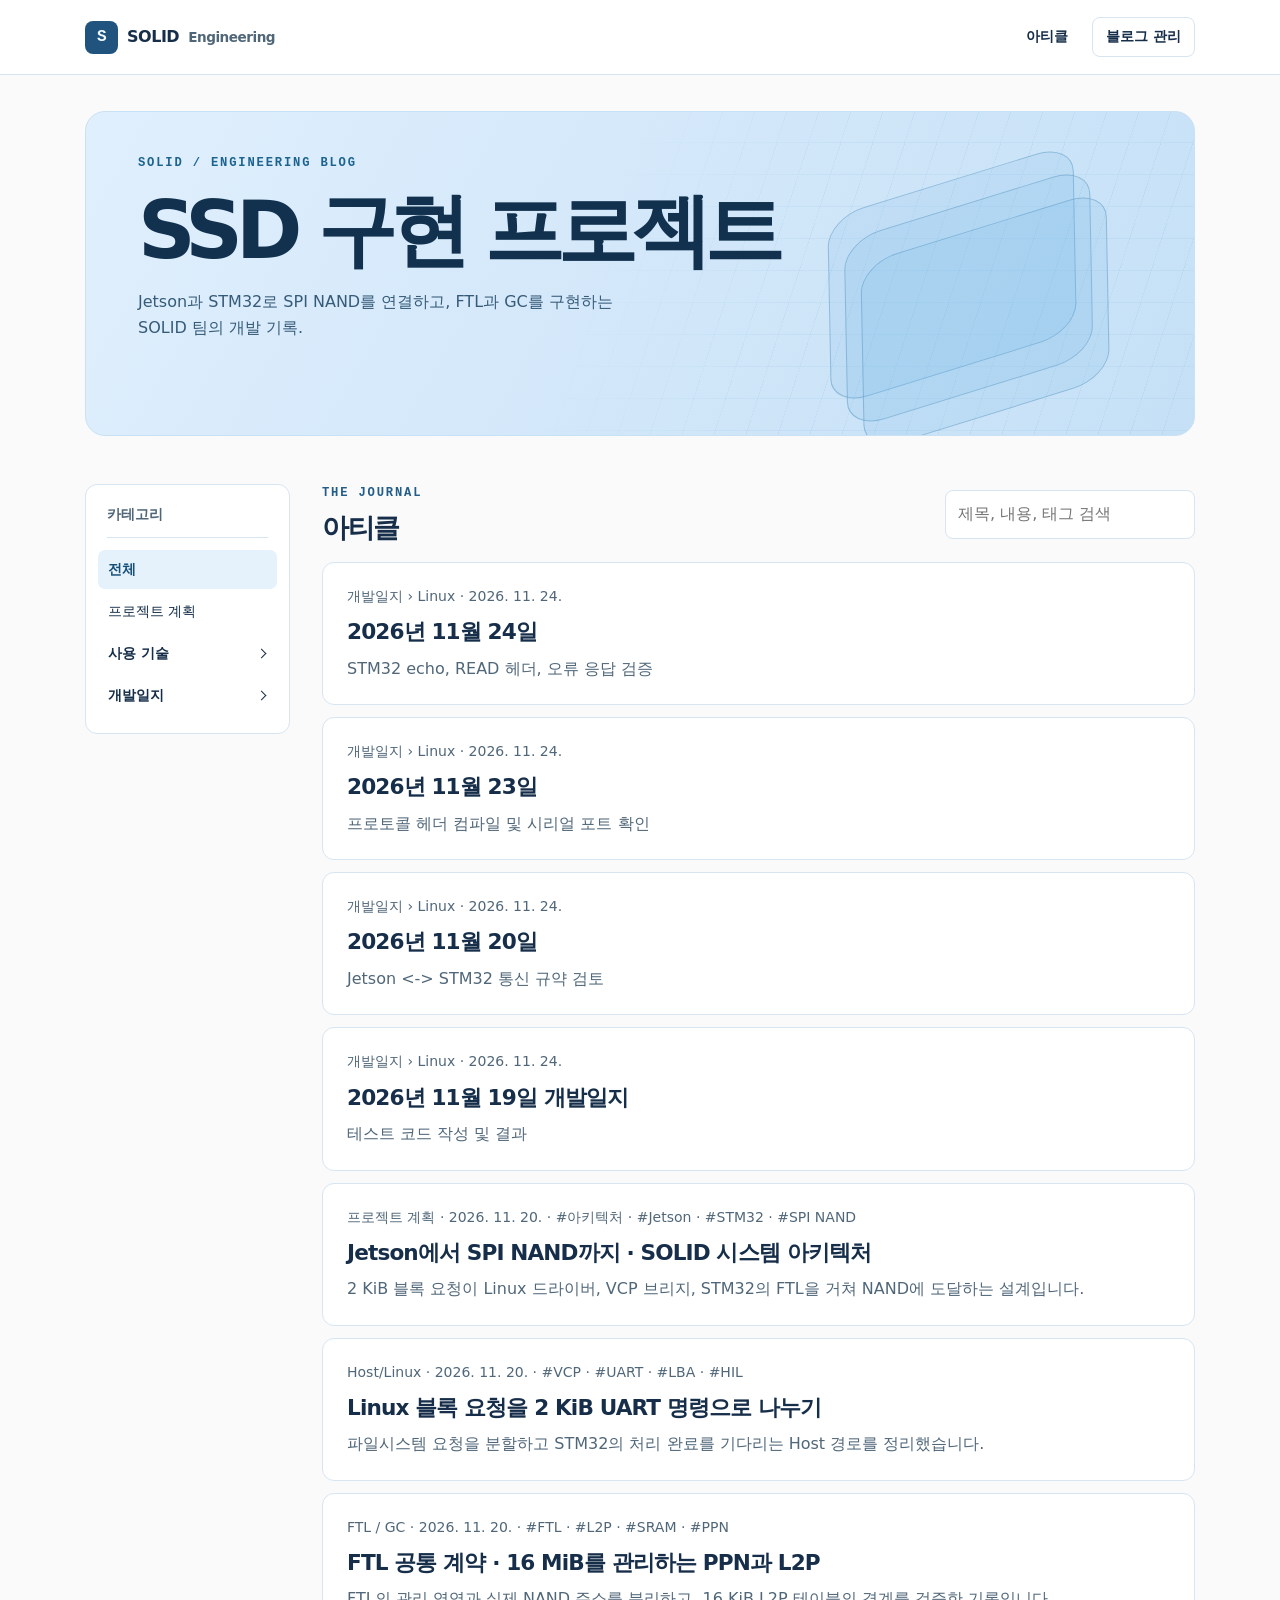
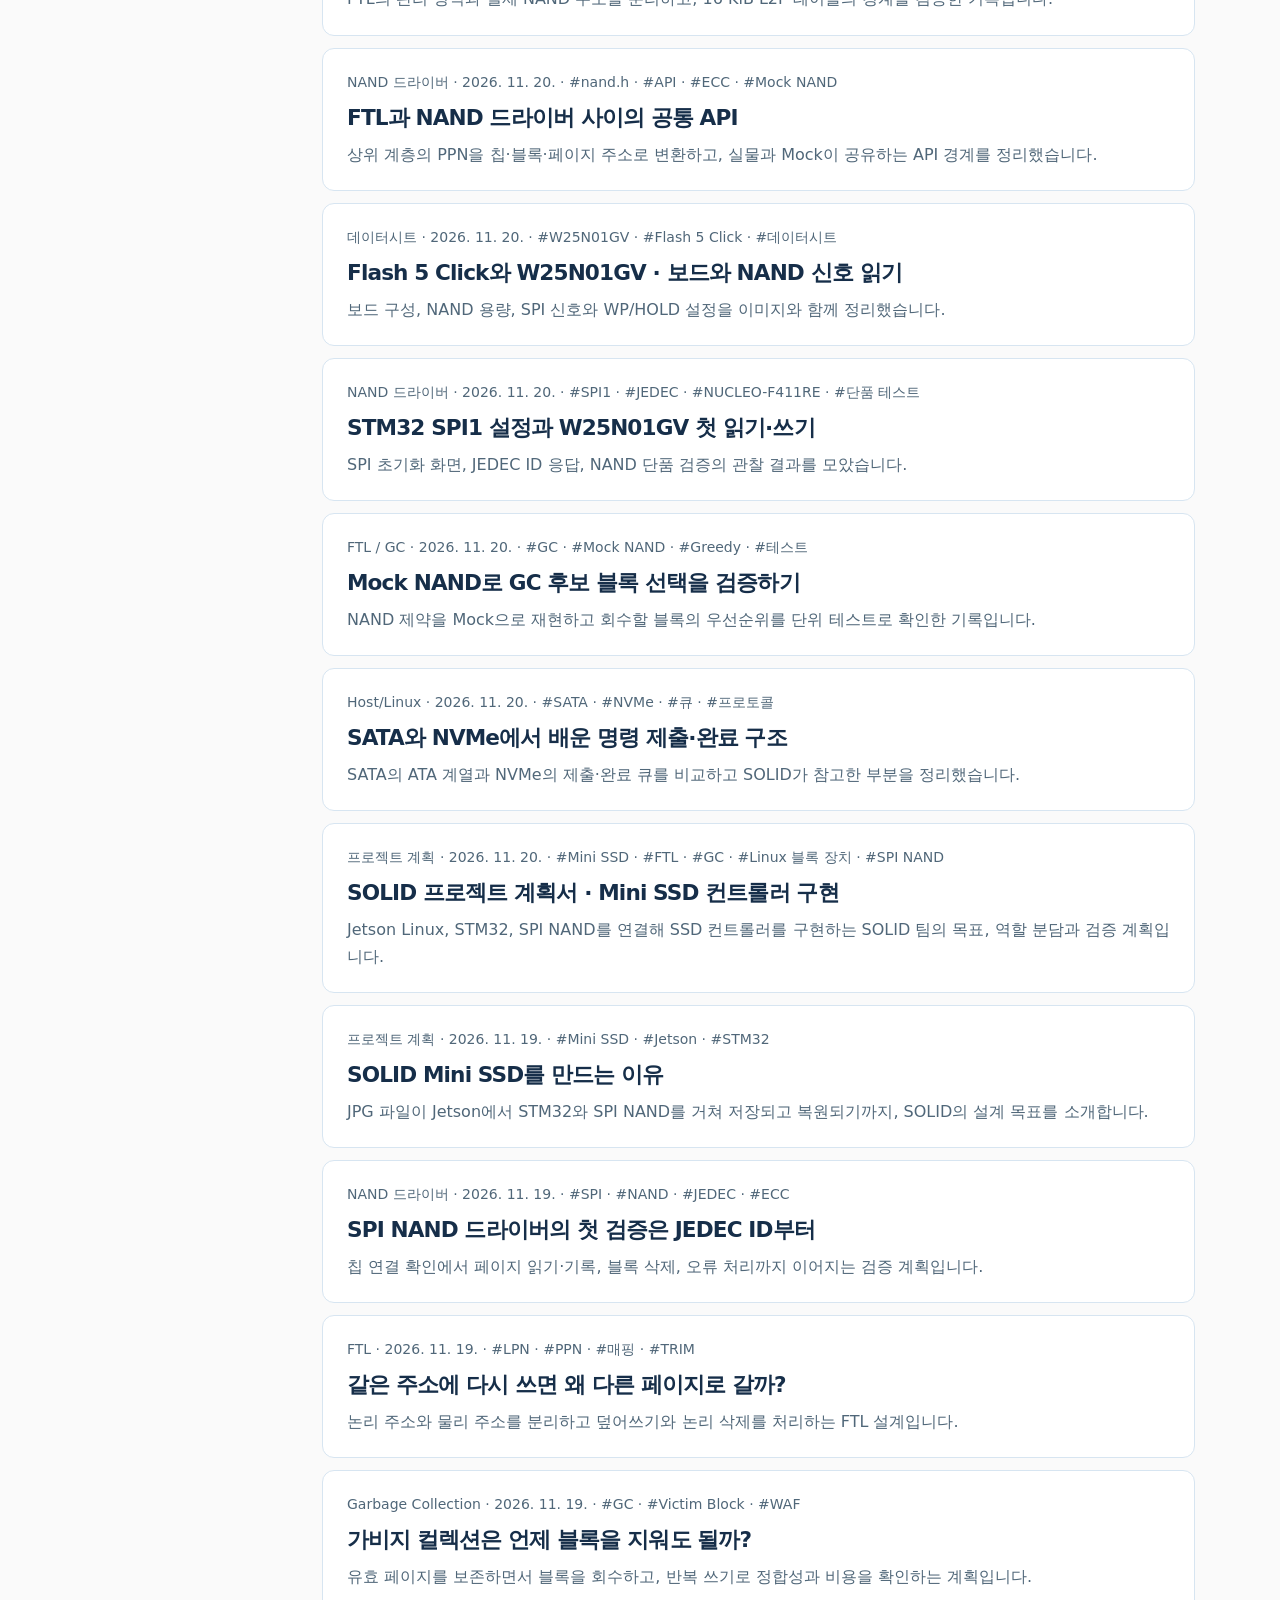
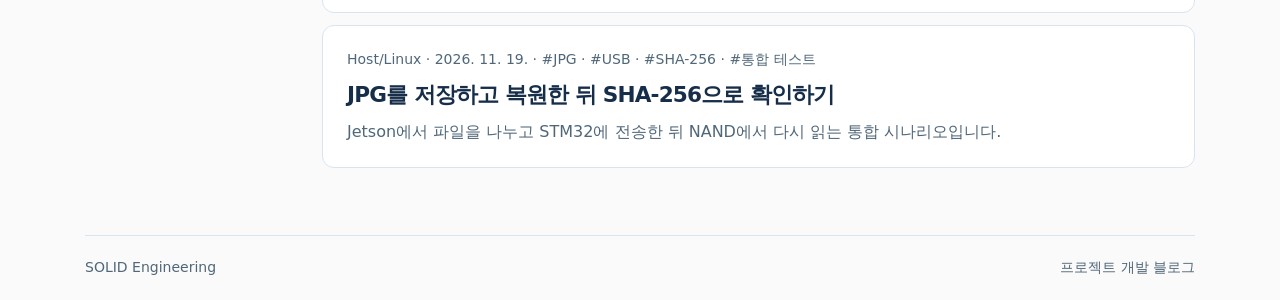
<file: index.html>
<!doctype html>
<html lang="ko">
<head>
  <meta charset="utf-8">
  <meta name="viewport" content="width=device-width, initial-scale=1">
  <title>SOLID Engineering</title>
  <script>location.replace('./docs/' + location.search + location.hash);</script>
  <meta http-equiv="refresh" content="0; url=./docs/">
</head>
<body>
  <a href="./docs/">SOLID Engineering 블로그 열기</a>
</body>
</html>
</file>
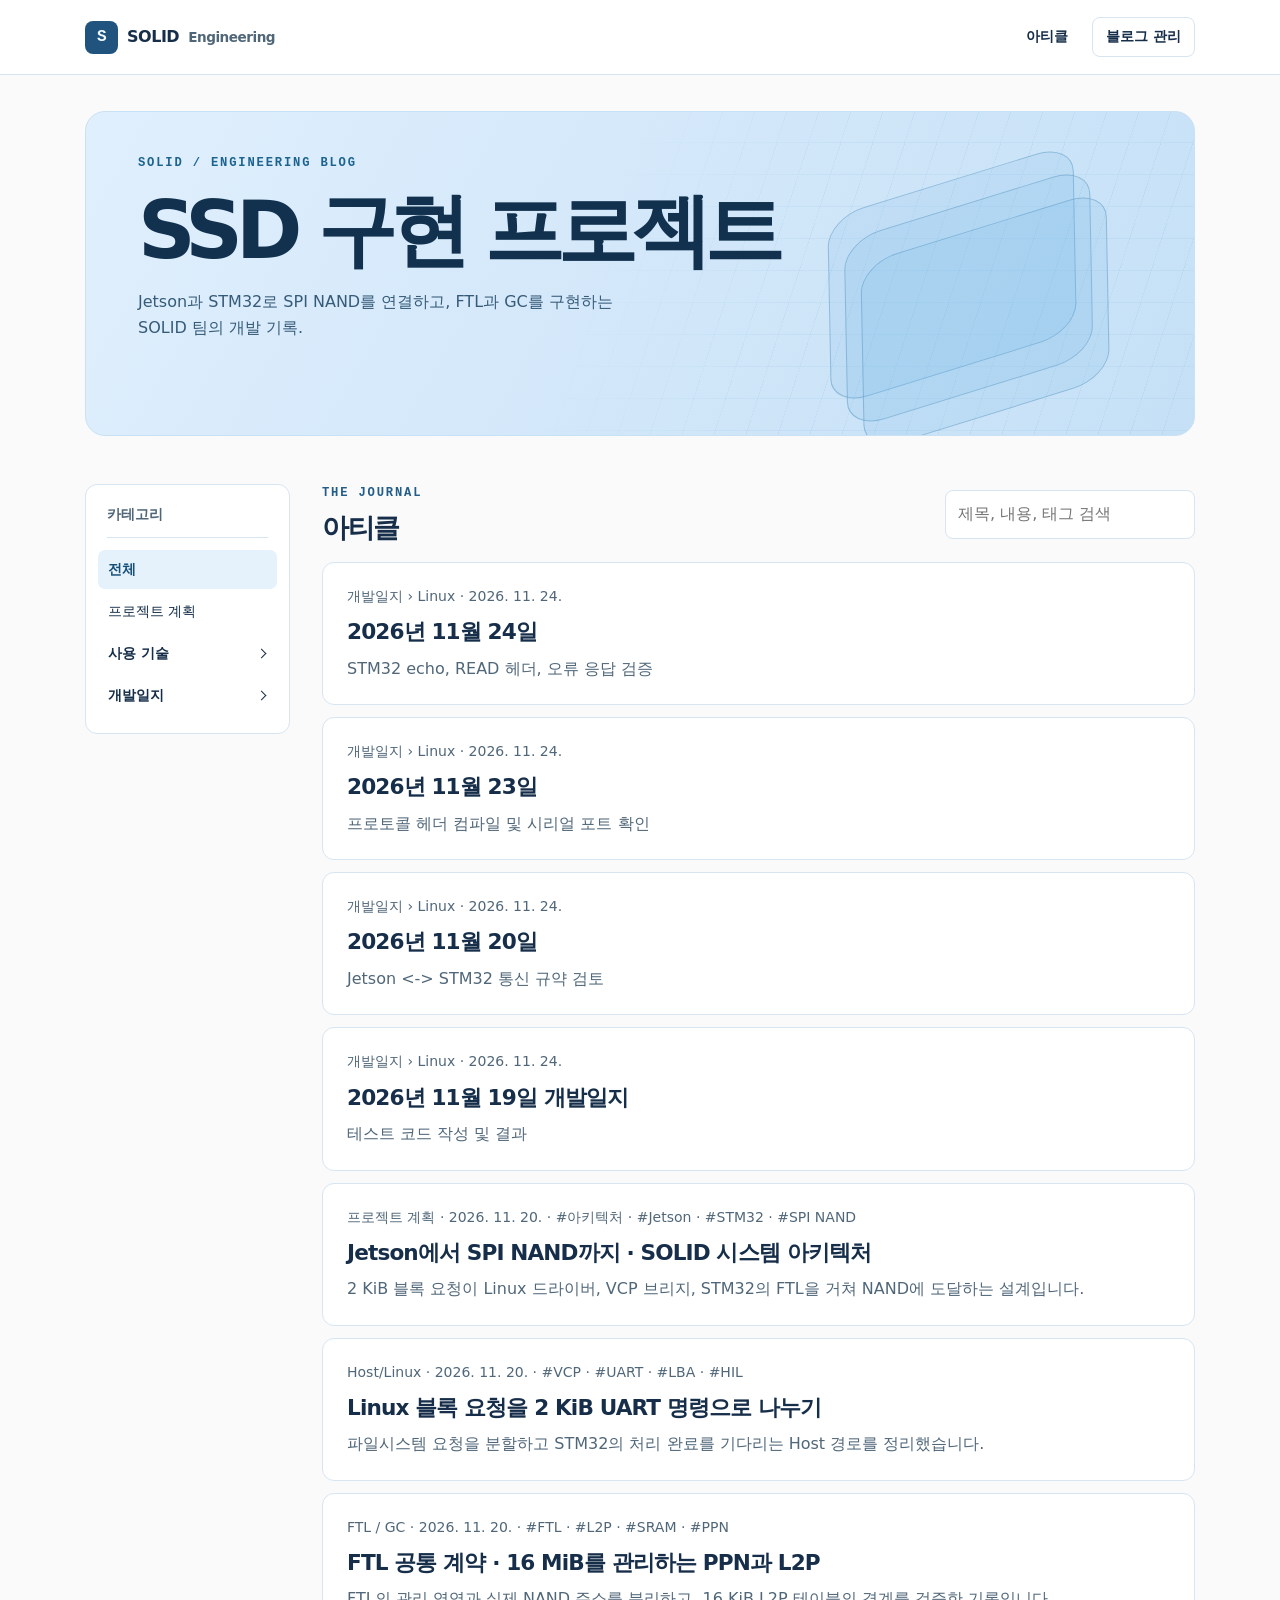
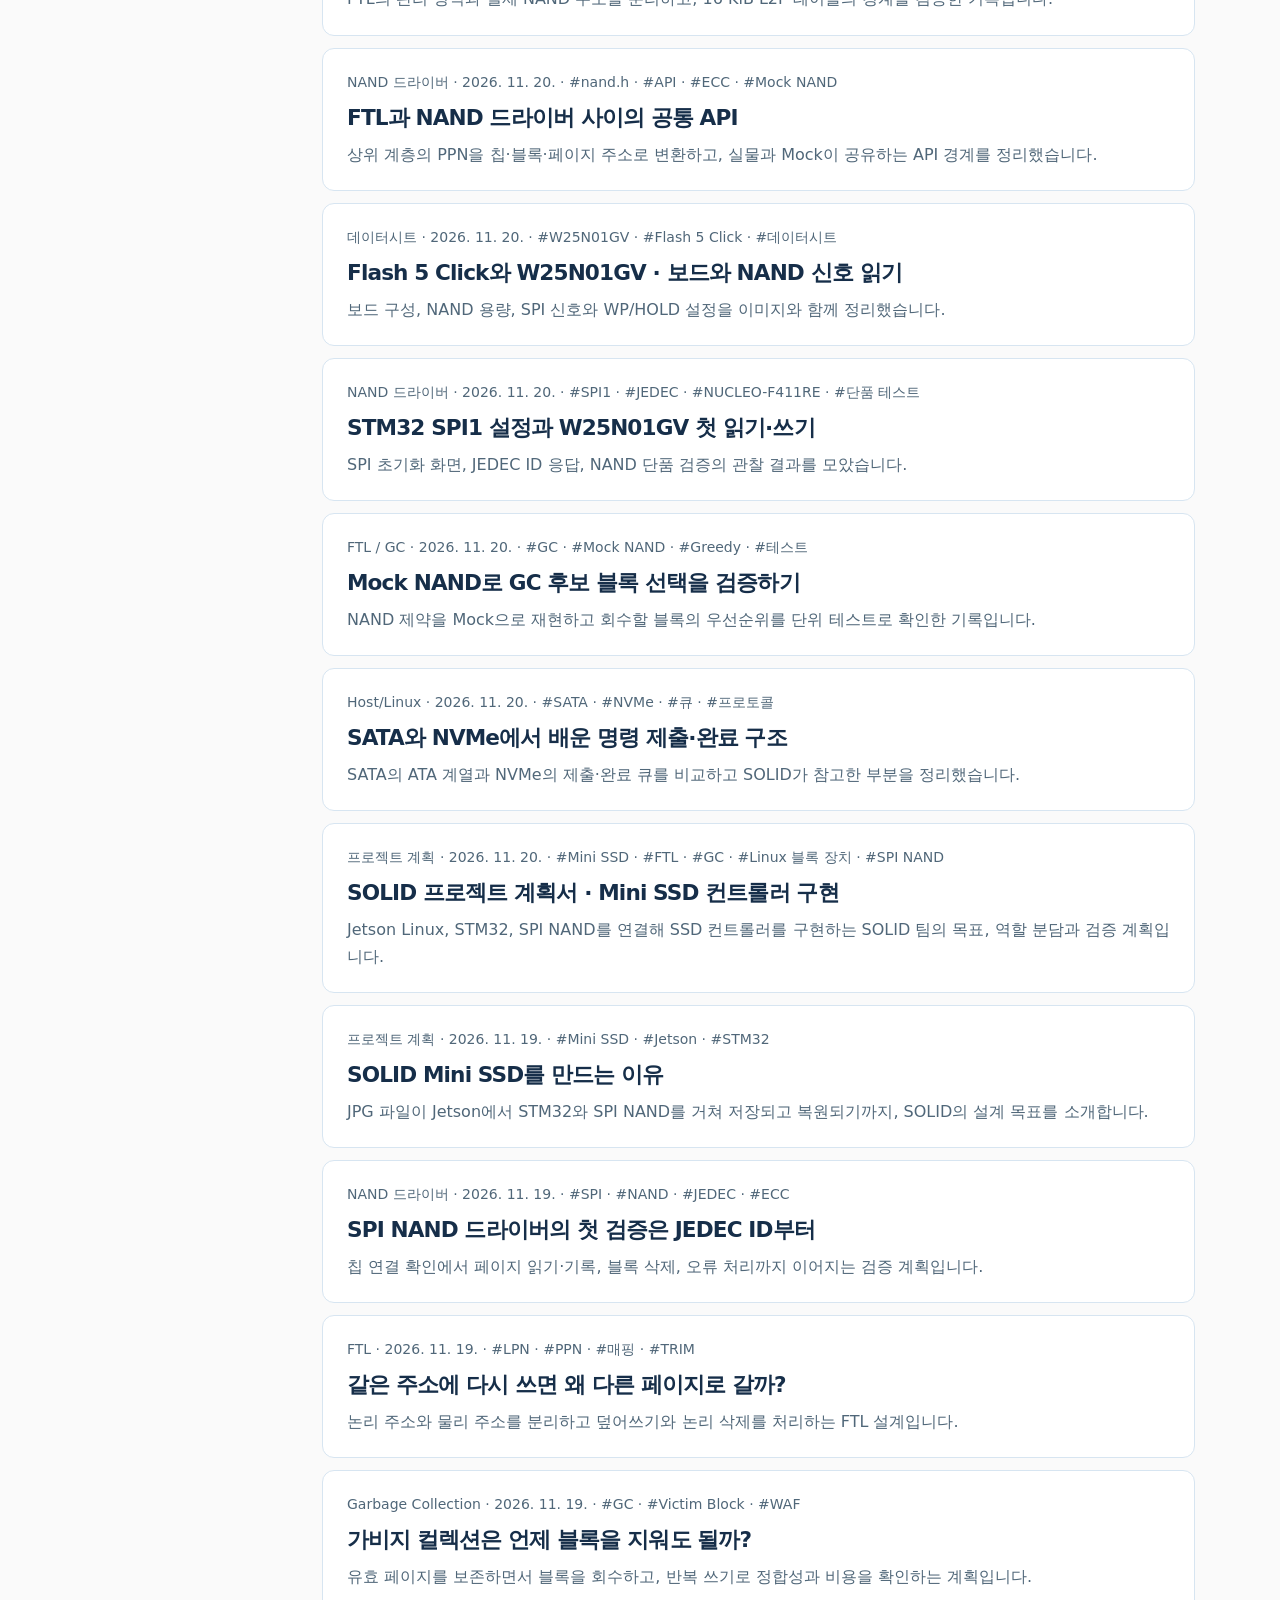
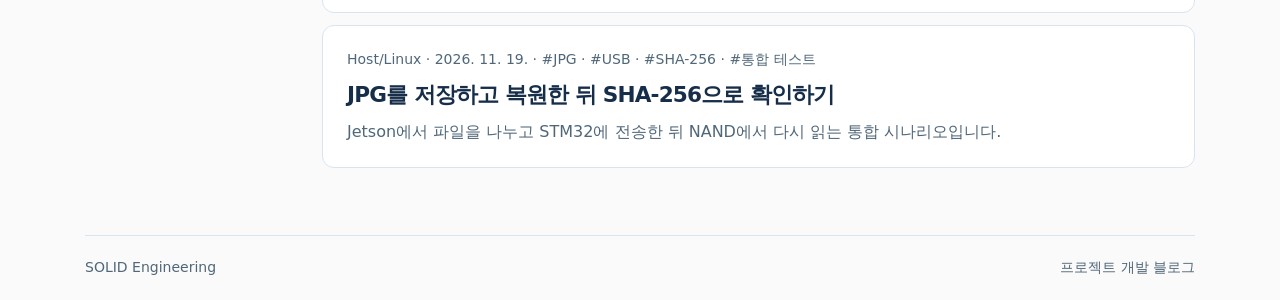
<file: docs/index.html>
<!doctype html>
<html lang="ko">
<head>
  <meta charset="utf-8">
  <meta name="viewport" content="width=device-width, initial-scale=1">
  <meta name="description" content="SOLID 프로젝트의 기술 블로그">
  <title>SOLID Engineering</title>
  <link rel="stylesheet" href="./style.css?v=10">
  <script type="module" src="./app.js?v=11"></script>
</head>
<body>
  <a class="skip" href="#main">본문으로 건너뛰기</a>
  <header class="bar"><div class="shell top">
    <a class="brand" href="./"><span class="mark" aria-hidden="true">S</span> SOLID<span class="wordmark">Engineering</span></a>
    <nav aria-label="주 메뉴"><a href="./#articles">아티클</a><button id="manage" type="button">블로그 관리</button></nav>
  </div></header>
  <main id="main" class="shell">
    <section id="home">
      <header class="hero"><p class="eyebrow">SOLID / ENGINEERING BLOG</p>
        <h1>SSD 구현 프로젝트</h1>
        <p>Jetson과 STM32로 SPI NAND를 연결하고, FTL과 GC를 구현하는 SOLID 팀의 개발 기록.</p>
        <div class="motif" aria-hidden="true"><i></i><i></i><i></i></div>
      </header>
      <div class="board">
      <aside class="sidebar" aria-labelledby="categories-title">
        <h2 id="categories-title">카테고리</h2>
        <div id="filters" class="filters"></div>
      </aside>
      <section id="articles" aria-labelledby="articles-title">
        <div class="section-head"><div><p class="eyebrow">THE JOURNAL</p><h2 id="articles-title">아티클</h2></div>
          <label class="search"><span class="sr">글 검색</span><input id="search" type="search" placeholder="제목, 내용, 태그 검색"></label>
        </div>
        <div id="posts" aria-live="polite"><p>글을 불러오는 중입니다.</p></div>
      </section>
      </div>
    </section>
    <article id="article" hidden></article>
    <section id="editor" class="composer" aria-labelledby="editor-title" hidden>
    <form id="edit" class="panel">
      <header class="panel-head"><h2 id="editor-title">새 글</h2><button type="button" id="cancel-edit">취소</button></header>
      <label>제목<input name="title" required maxlength="120" placeholder="글 제목을 입력하세요"></label>
      <div class="fields">
        <label>카테고리<select id="category-options" name="category" required>
          <option value=""></option>
        </select></label>
        <label>태그<input name="tags" maxlength="140" placeholder="쉼표로 구분"></label>
      </div>
      <div class="fields" id="new-category-field" hidden>
        <label>상위 카테고리<select name="categoryParent" disabled>
          <option value="">최상위 카테고리</option>
        </select></label>
        <label>새 카테고리 이름<input name="newCategory" maxlength="30" placeholder="예: 테스트 기록" disabled></label>
      </div>
      <label>요약<input name="summary" maxlength="200"></label>
      <div class="attachments" id="drop-zone">
        <label class="file-button">파일 첨부<input id="attachment-file" type="file" multiple></label>
        <span>스크린샷은 본문에서 Ctrl+V · 파일당 최대 5 MB</span>
      </div>
      <p id="attachment-status" class="attachment-status" role="status"></p>
      <label>본문 · Markdown<textarea name="body" required rows="16" maxlength="50000" placeholder="## 제목"></textarea></label>
      <details id="preview-details"><summary>본문 미리보기</summary><div class="prose" id="preview"></div></details>
      <p class="feedback" role="status"></p>
      <button class="primary">발행</button>
    </form>
    </section>
  </main>
  <footer class="shell footer"><span>SOLID Engineering</span><span>프로젝트 개발 블로그</span></footer>
  <dialog id="connection">
    <form id="connect" class="panel">
      <header class="panel-head"><h2>블로그 관리</h2><button type="button" data-close="connection" aria-label="닫기">닫기</button></header>
      <p>저장소의 Contents 쓰기 권한이 있는 GitHub 토큰으로 연결합니다.</p>
      <label>GitHub 저장소<input name="repo" placeholder="owner/repository" required></label>
      <label>게시 브랜치<input name="branch" value="main" required></label>
      <label>GitHub 토큰<input name="token" type="password" autocomplete="off" required></label>
      <p class="feedback" role="status"></p>
      <button class="primary">연결</button>
    </form>
  </dialog>
  <dialog id="removal"><form id="remove" class="panel"><h2>글을 삭제할까요?</h2><p id="remove-title"></p><p class="feedback" role="status"></p><div class="actions"><button type="button" data-close="removal">취소</button><button class="danger">삭제</button></div></form></dialog>
</body>
</html>
</file>
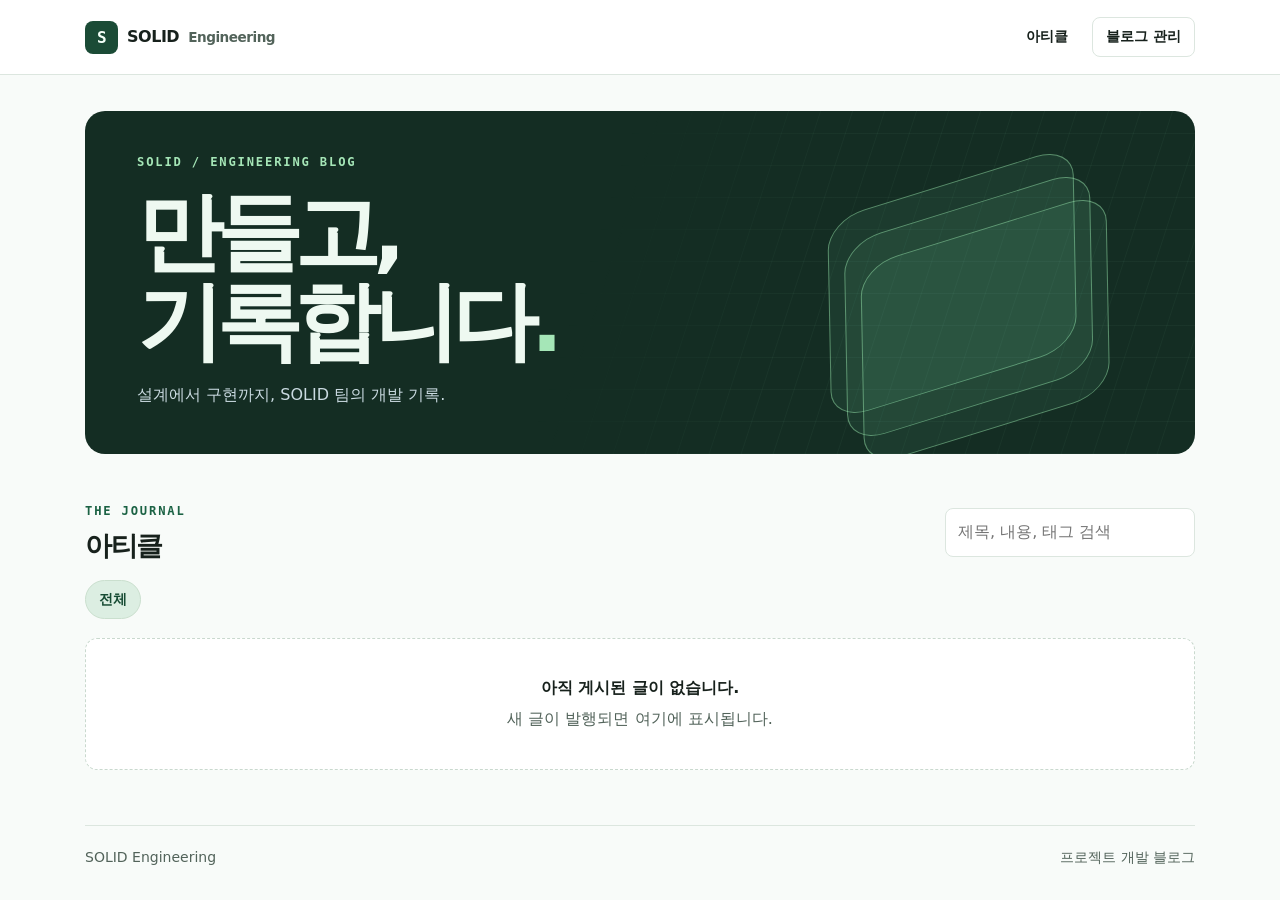
<file: Project_SOLID_GITHUB_IO/docs/index.html>
<!doctype html>
<html lang="ko">
<head>
  <meta charset="utf-8">
  <meta name="viewport" content="width=device-width, initial-scale=1">
  <meta name="description" content="SOLID 프로젝트의 기술 블로그">
  <title>SOLID Engineering</title>
  <link rel="stylesheet" href="./style.css">
  <script type="module" src="./app.js"></script>
</head>
<body>
  <a class="skip" href="#main">본문으로 건너뛰기</a>
  <header class="bar"><div class="shell top">
    <a class="brand" href="./"><span class="mark" aria-hidden="true">S</span> SOLID<span class="wordmark">Engineering</span></a>
    <nav aria-label="주 메뉴"><a href="./#articles">아티클</a><button id="manage" type="button">블로그 관리</button></nav>
  </div></header>
  <main id="main" class="shell">
    <section id="home">
      <header class="hero"><p class="eyebrow">SOLID / ENGINEERING BLOG</p>
        <h1>만들고,<br>기록합니다<span>.</span></h1>
        <p>설계에서 구현까지, SOLID 팀의 개발 기록.</p>
        <div class="motif" aria-hidden="true"><i></i><i></i><i></i></div>
      </header>
      <section id="articles" aria-labelledby="articles-title">
        <div class="section-head"><div><p class="eyebrow">THE JOURNAL</p><h2 id="articles-title">아티클</h2></div>
          <label class="search"><span class="sr">글 검색</span><input id="search" type="search" placeholder="제목, 내용, 태그 검색"></label>
        </div>
        <div id="filters" class="filters" aria-label="카테고리"></div>
        <div id="posts" aria-live="polite"><p>글을 불러오는 중입니다.</p></div>
      </section>
    </section>
    <article id="article" hidden></article>
  </main>
  <footer class="shell footer"><span>SOLID Engineering</span><span>프로젝트 개발 블로그</span></footer>
  <dialog id="connection">
    <form id="connect" class="panel">
      <header class="panel-head"><h2>블로그 관리</h2><button type="button" data-close="connection" aria-label="닫기">닫기</button></header>
      <p>저장소의 Contents 쓰기 권한이 있는 GitHub 토큰으로 연결합니다.</p>
      <label>GitHub 저장소<input name="repo" placeholder="owner/repository" required></label>
      <label>게시 브랜치<input name="branch" value="main" required></label>
      <label>GitHub 토큰<input name="token" type="password" autocomplete="off" required></label>
      <p class="feedback" role="status"></p>
      <button class="primary">연결</button>
    </form>
  </dialog>
  <dialog id="editor">
    <form id="edit" class="panel">
      <header class="panel-head"><h2 id="editor-title">새 글</h2><button type="button" data-close="editor">닫기</button></header>
      <label>제목<input name="title" required maxlength="120"></label>
      <div class="fields"><label>카테고리<input name="category" required maxlength="30" placeholder="예: 개발기"></label>
      <label>태그<input name="tags" maxlength="140" placeholder="쉼표로 구분"></label></div>
      <label>요약<input name="summary" maxlength="200"></label>
      <label>본문 · Markdown<textarea name="body" required rows="12" maxlength="50000" placeholder="## 제목"></textarea></label>
      <details><summary>본문 미리보기</summary><div class="prose" id="preview"></div></details>
      <p class="feedback" role="status"></p>
      <button class="primary">발행</button>
    </form>
  </dialog>
  <dialog id="removal"><form id="remove" class="panel"><h2>글을 삭제할까요?</h2><p id="remove-title"></p><p class="feedback" role="status"></p><div class="actions"><button type="button" data-close="removal">취소</button><button class="danger">삭제</button></div></form></dialog>
</body>
</html>
</file>
<file: docs/style.css>
:root{color-scheme:light;--ink:#162e49;--muted:#506779;--line:#d7e5f1;--accent:#225c89;--paper:#fafafa;--white:#fff;font:16px/1.65 "Pretendard","Noto Sans KR","Malgun Gothic",system-ui,sans-serif}
*{box-sizing:border-box}body{margin:0;background:var(--paper);color:var(--ink)}a{color:inherit;text-decoration:none}button,input,textarea{font:inherit}button{cursor:pointer}button:disabled{cursor:wait;opacity:.65}button,a,input,textarea,summary{outline-offset:4px}button:focus-visible,a:focus-visible,input:focus-visible,textarea:focus-visible,summary:focus-visible{outline:2px solid #2475ac}.shell{width:min(1110px,calc(100% - 48px));margin:auto}.bar{background:var(--white);border-bottom:1px solid var(--line)}.top,.brand,nav,.section-head,.panel-head,.actions{display:flex;align-items:center;gap:14px}.top,.section-head,.panel-head{justify-content:space-between}.top{min-height:74px}.brand{font-weight:850;letter-spacing:-.03em;gap:9px}.wordmark{font-size:.85rem;color:var(--muted);font-weight:550}.mark{background:#20547f;color:#f2faff;width:33px;height:33px;border-radius:8px;display:grid;place-items:center;font:800 1rem ui-monospace,monospace}nav{gap:24px;font-size:.9rem;font-weight:650}button{background:var(--white);color:var(--ink);border:1px solid var(--line);border-radius:8px;padding:7px 13px}.primary,.danger{color:white;background:#225c89;border-color:transparent}.danger{background:#a72e2e}.hero{position:relative;isolation:isolate;overflow:hidden;margin:36px 0 48px;padding:42px 52px 45px;min-height:325px;border-radius:20px;background:#d6eafa;color:#11314e}.eyebrow{font:700 .76rem/1.6 ui-monospace,monospace;letter-spacing:.15em;color:var(--accent);margin:0 0 9px}.hero .eyebrow,.hero h1 span{color:#1c638f}.hero h1{font-size:clamp(2.85rem,7vw,5.35rem);letter-spacing:-.085em;line-height:1.04;margin:16px 0;font-weight:900}.hero>p:last-of-type{color:#365b78;margin:12px 0 0}.motif{position:absolute;z-index:-1;right:-6%;top:-27%;width:62%;height:155%;background:repeating-linear-gradient(90deg,transparent 0 31px,#4794c724 32px),repeating-linear-gradient(0deg,transparent 0 31px,#4794c724 32px);mask-image:linear-gradient(90deg,transparent,#000 35%);transform:skewX(-18deg)}.motif i{position:absolute;top:30%;left:38%;width:34%;height:40%;border:1px solid #518fba70;border-radius:15%;transform:rotate(-19deg);background:#6ab0df24}.motif i:nth-child(2){translate:24px 23px}.motif i:nth-child(3){translate:48px 46px}.section-head{gap:16px;margin-bottom:17px}.section-head h2,.panel h2{margin:0;font-size:1.7rem;line-height:1.2;letter-spacing:-.05em}.search input{width:min(250px,40vw)}input,textarea{width:100%;padding:10px 12px;border:1px solid var(--line);border-radius:8px;background:#fff;color:var(--ink)}.filters{display:flex;flex-wrap:wrap;gap:8px;margin-bottom:19px}.filters button{border-radius:20px;font-size:.875rem}.filters [aria-pressed=true]{background:#dceefc;border-color:#c4dcef;color:#174f78;font-weight:700}.post{display:block;padding:22px 24px;border:1px solid var(--line);background:white;border-radius:12px;margin-bottom:12px}.post:hover{border-color:#77aacf}.post h3{margin:6px 0;font-size:1.35rem;letter-spacing:-.04em}.post p,.empty p,.meta{margin:0;color:var(--muted)}.meta{font-size:.875rem}.empty{background:#fff;padding:36px 20px;text-align:center;border:1px dashed #c7dbea;border-radius:12px}.empty strong{display:block;margin-bottom:5px}.footer{display:flex;justify-content:space-between;margin-top:55px;padding:20px 0;border-top:1px solid var(--line);font-size:.875rem;color:var(--muted)}.sr,.skip:not(:focus){position:absolute;clip-path:inset(50%);width:1px;height:1px;overflow:hidden}article{max-width:760px;margin:50px auto;overflow-wrap:anywhere}article h1{font-size:clamp(2rem,6vw,3.5rem);line-height:1.17;letter-spacing:-.07em;margin:11px 0}.prose{line-height:1.85;overflow-wrap:anywhere}.prose pre{background:#172e49;color:#edf7ff;padding:16px;border-radius:8px;overflow:auto}.prose code{font-family:ui-monospace,monospace}.prose a,.back{color:var(--accent);text-decoration:underline}.prose img{max-width:100%}.back{display:inline-block;margin-bottom:28px}.actions{margin-top:20px}dialog{width:min(650px,calc(100% - 24px));max-height:90vh;border:1px solid var(--line);border-radius:16px;padding:0;color:var(--ink);box-shadow:0 16px 80px #18375433}dialog::backdrop{background:#162e4999}.panel{padding:23px}.panel label{display:grid;gap:4px;margin:10px 0;font-size:.9rem;font-weight:650}.fields{display:grid;grid-template-columns:1fr 1fr;gap:12px}.panel textarea{resize:vertical;font-family:ui-monospace,"Malgun Gothic",monospace}.feedback{color:#8c2828}.feedback:empty{display:none}.panel>button{margin-top:10px}@media(max-width:580px){.shell{width:calc(100% - 28px)}.wordmark{display:none}nav{gap:10px}.hero{padding:29px 22px;margin:20px 0 32px;min-height:260px}.motif{width:85%;opacity:.7}.section-head{align-items:end}.post{padding:17px}.fields{grid-template-columns:1fr;gap:0}}

.board{display:grid;grid-template-columns:205px minmax(0,1fr);gap:32px;align-items:start}
.sidebar{background:var(--white);border:1px solid var(--line);border-radius:12px;padding:18px 12px}
.sidebar h2{font-size:.9rem;margin:0 9px 12px;padding-bottom:10px;border-bottom:1px solid var(--line);color:var(--muted)}
.sidebar .filters{display:grid;gap:3px;margin:0}
.sidebar .filters button{border:0;border-radius:7px;text-align:left;padding:8px 10px;background:transparent;overflow-wrap:anywhere}
.sidebar .filters button:hover,.sidebar .filters [aria-pressed=true]{background:#e5f2fc;color:#174f78}
.composer{max-width:900px;margin:34px auto;background:var(--white);border:1px solid var(--line);border-radius:14px}
.composer .panel{padding:clamp(18px,4vw,36px)}
.composer .panel-head{margin-bottom:20px;padding-bottom:18px;border-bottom:1px solid var(--line)}
.composer [name=title]{font-size:1.25rem}
.composer textarea{min-height:340px}
.attachments{display:flex;flex-wrap:wrap;align-items:center;gap:10px;padding:12px;margin-top:16px;background:var(--paper);border:1px dashed #adc8de;border-radius:8px;font-size:.875rem;color:var(--muted)}
.attachments[data-dragging=true]{border-color:var(--accent);background:#e5f2fc}
.attachments .file-button{position:relative;overflow:hidden;display:inline-block;margin:0;padding:5px 11px;border:1px solid var(--line);border-radius:7px;background:var(--white);color:var(--ink);cursor:pointer}
.file-button input{position:absolute;opacity:0;inset:0;cursor:pointer}
.file-button:focus-within{outline:2px solid var(--accent);outline-offset:2px}
.attachment-status{margin:6px 0;font-size:.875rem;color:var(--muted)}
[hidden]{display:none!important}
@media(max-width:680px){.board{grid-template-columns:1fr;gap:20px}.sidebar .filters{display:flex;flex-wrap:wrap}.sidebar h2{margin-bottom:6px}.composer{margin:24px auto}}

.sidebar .category-group{display:grid;gap:3px;margin:1px 2px 8px 14px;padding-left:8px;border-left:1px solid var(--line)}
.sidebar .category-group button{padding-block:5px;color:var(--muted)}
.sidebar .category-group button[aria-pressed=true]{color:#174f78}
@media(max-width:680px){.sidebar .filters{display:grid;grid-template-columns:1fr}.sidebar .category-group{grid-template-columns:repeat(auto-fit,minmax(130px,1fr))}}

#article {
  margin: 36px auto 50px;
  padding: clamp(22px, 5vw, 48px);
  background: var(--white);
  border: 1px solid var(--line);
  border-radius: 16px;
  box-shadow: 0 5px 20px #162e4908;
}
#article > .prose {
  margin-top: 26px;
  padding-top: 12px;
  border-top: 1px solid var(--line);
}
#article > .prose h2,
#article > .prose h3 {
  line-height: 1.35;
  margin-top: 1.6em;
}
@media (max-width: 580px) {
  #article { margin-top: 20px; }
}

.sidebar .category-menu > summary {
  display: flex;
  justify-content: space-between;
  align-items: center;
  padding: 8px 10px;
  border-radius: 7px;
  font-size: .875rem;
  font-weight: 650;
  cursor: pointer;
  list-style: none;
}
.sidebar .category-menu > summary::-webkit-details-marker { display: none; }
.sidebar .category-menu > summary::after {
  content: '';
  width: 6px;
  height: 6px;
  margin-right: 2px;
  border-right: 1.5px solid currentColor;
  border-bottom: 1.5px solid currentColor;
  transform: rotate(-45deg);
}
.sidebar .category-menu[open] > summary::after { transform: rotate(45deg); }
.sidebar .category-menu > summary:hover { background: #e5f2fc; color: #174f78; }

.composer select {
  width: 100%;
  padding: 10px 36px 10px 12px;
  font: inherit;
  color: var(--ink);
  border: 1px solid var(--line);
  border-radius: 8px;
  background: #fff url("data:image/svg+xml,%3Csvg xmlns='http://www.w3.org/2000/svg' viewBox='0 0 16 16'%3E%3Cpath d='m4 6 4 4 4-4' fill='none' stroke='%23506779' stroke-width='1.5'/%3E%3C/svg%3E") right 12px center / 16px no-repeat;
  appearance: none;
}
.composer select:focus-visible { outline: 2px solid #2475ac; outline-offset: 4px; }

.hero {
  background: linear-gradient(120deg, #e0effd, #c5e0f6);
  border: 1px solid #c8e1f4;
}
.hero h1 { font-size: clamp(2.45rem, 6.5vw, 5rem); }
.hero > p:last-of-type { max-width: 33rem; }

.sidebar .category-group > .category-menu { min-width: 0; }
.sidebar #technology-menu .category-group { grid-template-columns: minmax(0, 1fr); }
</file>
<file: Project_SOLID_GITHUB_IO/docs/style.css>
:root{color-scheme:light;--ink:#17211c;--muted:#52635a;--line:#dce6df;--green:#1b6244;--paper:#f8fbf9;--white:#fff;font:16px/1.65 "Pretendard","Noto Sans KR","Malgun Gothic",system-ui,sans-serif}
*{box-sizing:border-box}body{margin:0;background:var(--paper);color:var(--ink)}a{color:inherit;text-decoration:none}button,input,textarea{font:inherit}button{cursor:pointer}button:disabled{cursor:wait;opacity:.65}button,a,input,textarea,summary{outline-offset:4px}button:focus-visible,a:focus-visible,input:focus-visible,textarea:focus-visible,summary:focus-visible{outline:2px solid #168156}.shell{width:min(1110px,calc(100% - 48px));margin:auto}.bar{background:var(--white);border-bottom:1px solid var(--line)}.top,.brand,nav,.section-head,.panel-head,.actions{display:flex;align-items:center;gap:14px}.top,.section-head,.panel-head{justify-content:space-between}.top{min-height:74px}.brand{font-weight:850;letter-spacing:-.03em;gap:9px}.wordmark{font-size:.85rem;color:var(--muted);font-weight:550}.mark{background:#1b4b36;color:#f4fff8;width:33px;height:33px;border-radius:8px;display:grid;place-items:center;font:800 1rem ui-monospace,monospace}nav{gap:24px;font-size:.9rem;font-weight:650}button{background:var(--white);color:var(--ink);border:1px solid var(--line);border-radius:8px;padding:7px 13px}.primary,.danger{color:white;background:#1b6244;border-color:transparent}.danger{background:#a72e2e}.hero{position:relative;isolation:isolate;overflow:hidden;margin:36px 0 48px;padding:42px 52px 45px;min-height:325px;border-radius:20px;background:#142d23;color:#eef9f1}.eyebrow{font:700 .76rem/1.6 ui-monospace,monospace;letter-spacing:.15em;color:var(--green);margin:0 0 9px}.hero .eyebrow,.hero h1 span{color:#a5e6b7}.hero h1{font-size:clamp(2.85rem,7vw,5.35rem);letter-spacing:-.085em;line-height:1.04;margin:16px 0;font-weight:900}.hero>p:last-of-type{color:#cadae1;margin:12px 0 0}.motif{position:absolute;z-index:-1;right:-6%;top:-27%;width:62%;height:155%;background:repeating-linear-gradient(90deg,transparent 0 31px,#9be7bc17 32px),repeating-linear-gradient(0deg,transparent 0 31px,#9be7bc17 32px);mask-image:linear-gradient(90deg,transparent,#000 35%);transform:skewX(-18deg)}.motif i{position:absolute;top:30%;left:38%;width:34%;height:40%;border:1px solid #a0eeb173;border-radius:15%;transform:rotate(-19deg);background:#7be7b014}.motif i:nth-child(2){translate:24px 23px}.motif i:nth-child(3){translate:48px 46px}.section-head{gap:16px;margin-bottom:17px}.section-head h2,.panel h2{margin:0;font-size:1.7rem;line-height:1.2;letter-spacing:-.05em}.search input{width:min(250px,40vw)}input,textarea{width:100%;padding:10px 12px;border:1px solid var(--line);border-radius:8px;background:#fff;color:var(--ink)}.filters{display:flex;flex-wrap:wrap;gap:8px;margin-bottom:19px}.filters button{border-radius:20px;font-size:.875rem}.filters [aria-pressed=true]{background:#dceee2;border-color:#cadfce;color:#174c34;font-weight:700}.post{display:block;padding:22px 24px;border:1px solid var(--line);background:white;border-radius:12px;margin-bottom:12px}.post:hover{border-color:#72a88b}.post h3{margin:6px 0;font-size:1.35rem;letter-spacing:-.04em}.post p,.empty p,.meta{margin:0;color:var(--muted)}.meta{font-size:.875rem}.empty{background:#fff;padding:36px 20px;text-align:center;border:1px dashed #c9d9ce;border-radius:12px}.empty strong{display:block;margin-bottom:5px}.footer{display:flex;justify-content:space-between;margin-top:55px;padding:20px 0;border-top:1px solid var(--line);font-size:.875rem;color:var(--muted)}.sr,.skip:not(:focus){position:absolute;clip-path:inset(50%);width:1px;height:1px;overflow:hidden}article{max-width:760px;margin:50px auto;overflow-wrap:anywhere}article h1{font-size:clamp(2rem,6vw,3.5rem);line-height:1.17;letter-spacing:-.07em;margin:11px 0}.prose{line-height:1.85;overflow-wrap:anywhere}.prose pre{background:#172c23;color:#eff9f2;padding:16px;border-radius:8px;overflow:auto}.prose code{font-family:ui-monospace,monospace}.prose a,.back{color:var(--green);text-decoration:underline}.prose img{max-width:100%}.back{display:inline-block;margin-bottom:28px}.actions{margin-top:20px}dialog{width:min(650px,calc(100% - 24px));max-height:90vh;border:1px solid var(--line);border-radius:16px;padding:0;color:var(--ink);box-shadow:0 16px 80px #142d2333}dialog::backdrop{background:#17211c99}.panel{padding:23px}.panel label{display:grid;gap:4px;margin:10px 0;font-size:.9rem;font-weight:650}.fields{display:grid;grid-template-columns:1fr 1fr;gap:12px}.panel textarea{resize:vertical;font-family:ui-monospace,"Malgun Gothic",monospace}.feedback{color:#8c2828}.feedback:empty{display:none}.panel>button{margin-top:10px}@media(max-width:580px){.shell{width:calc(100% - 28px)}.wordmark{display:none}nav{gap:10px}.hero{padding:29px 22px;margin:20px 0 32px;min-height:260px}.motif{width:85%;opacity:.7}.section-head{align-items:end}.post{padding:17px}.fields{grid-template-columns:1fr;gap:0}}
</file>
